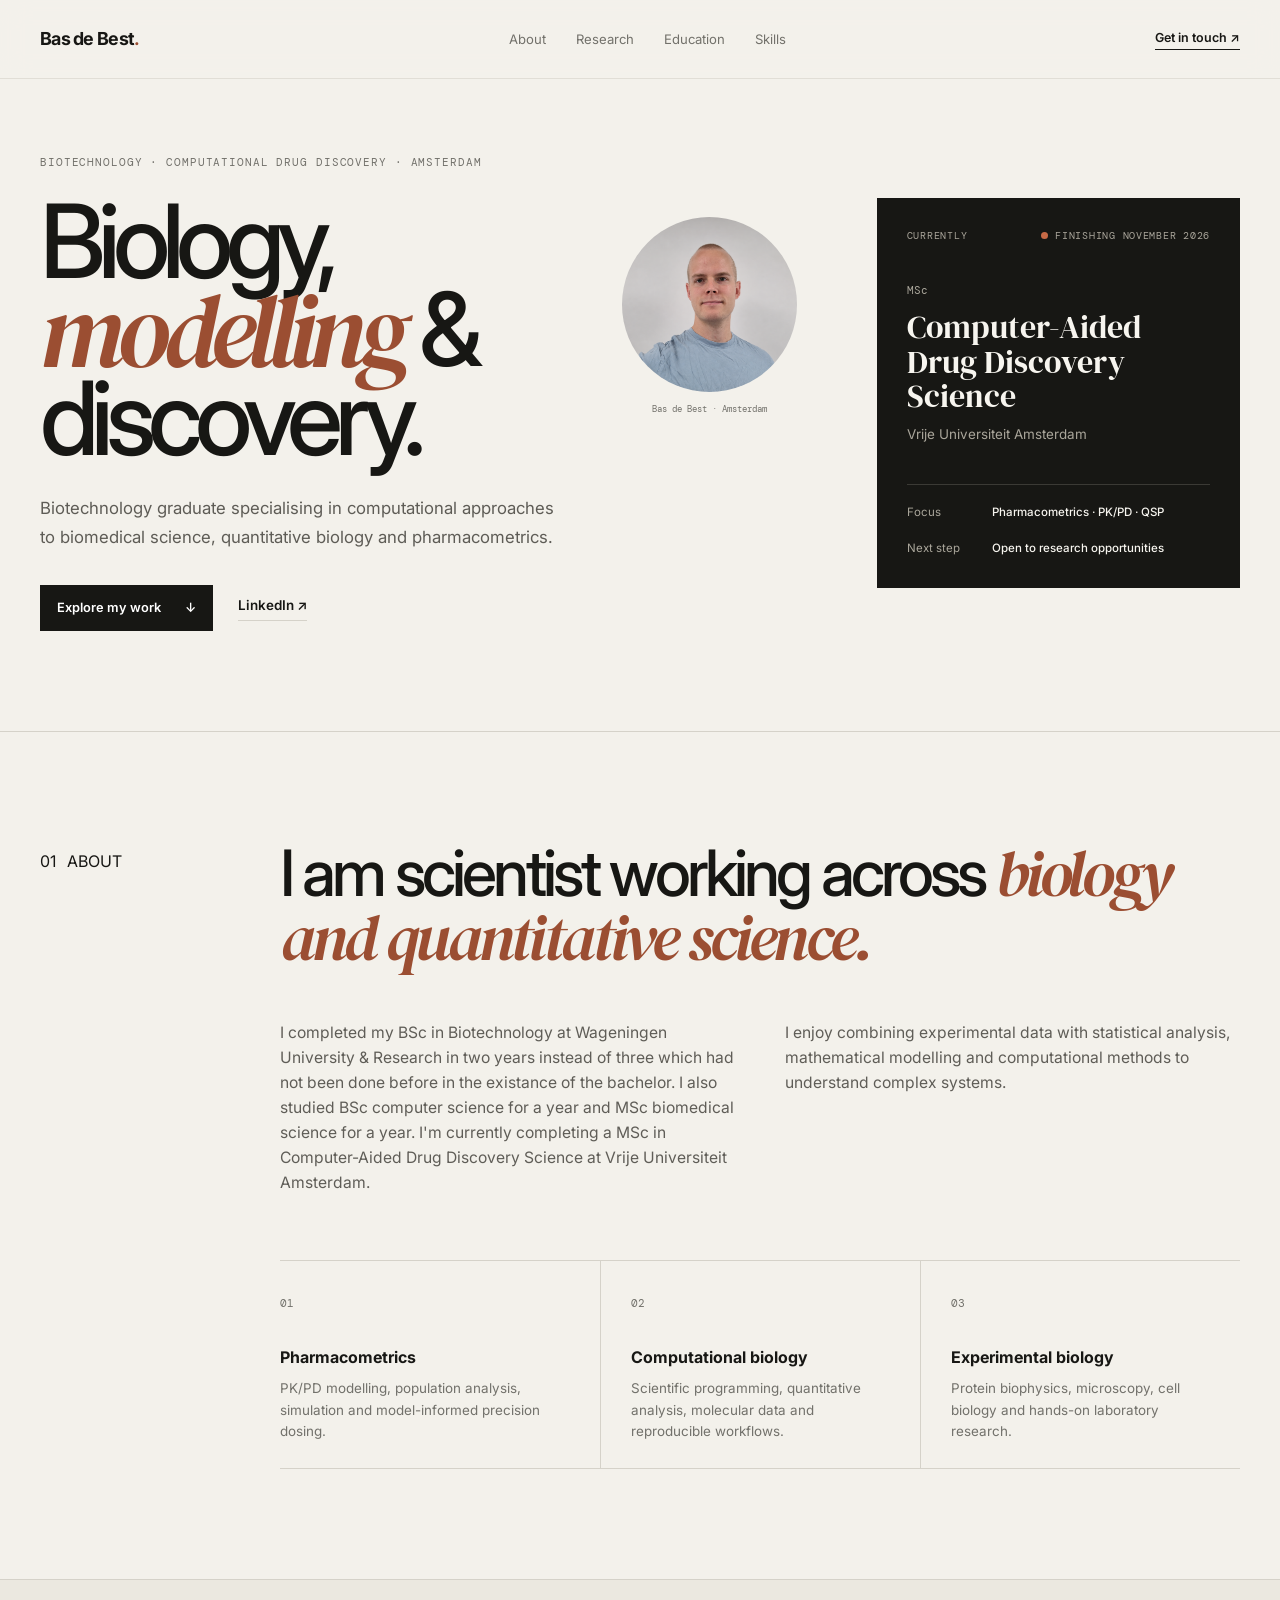
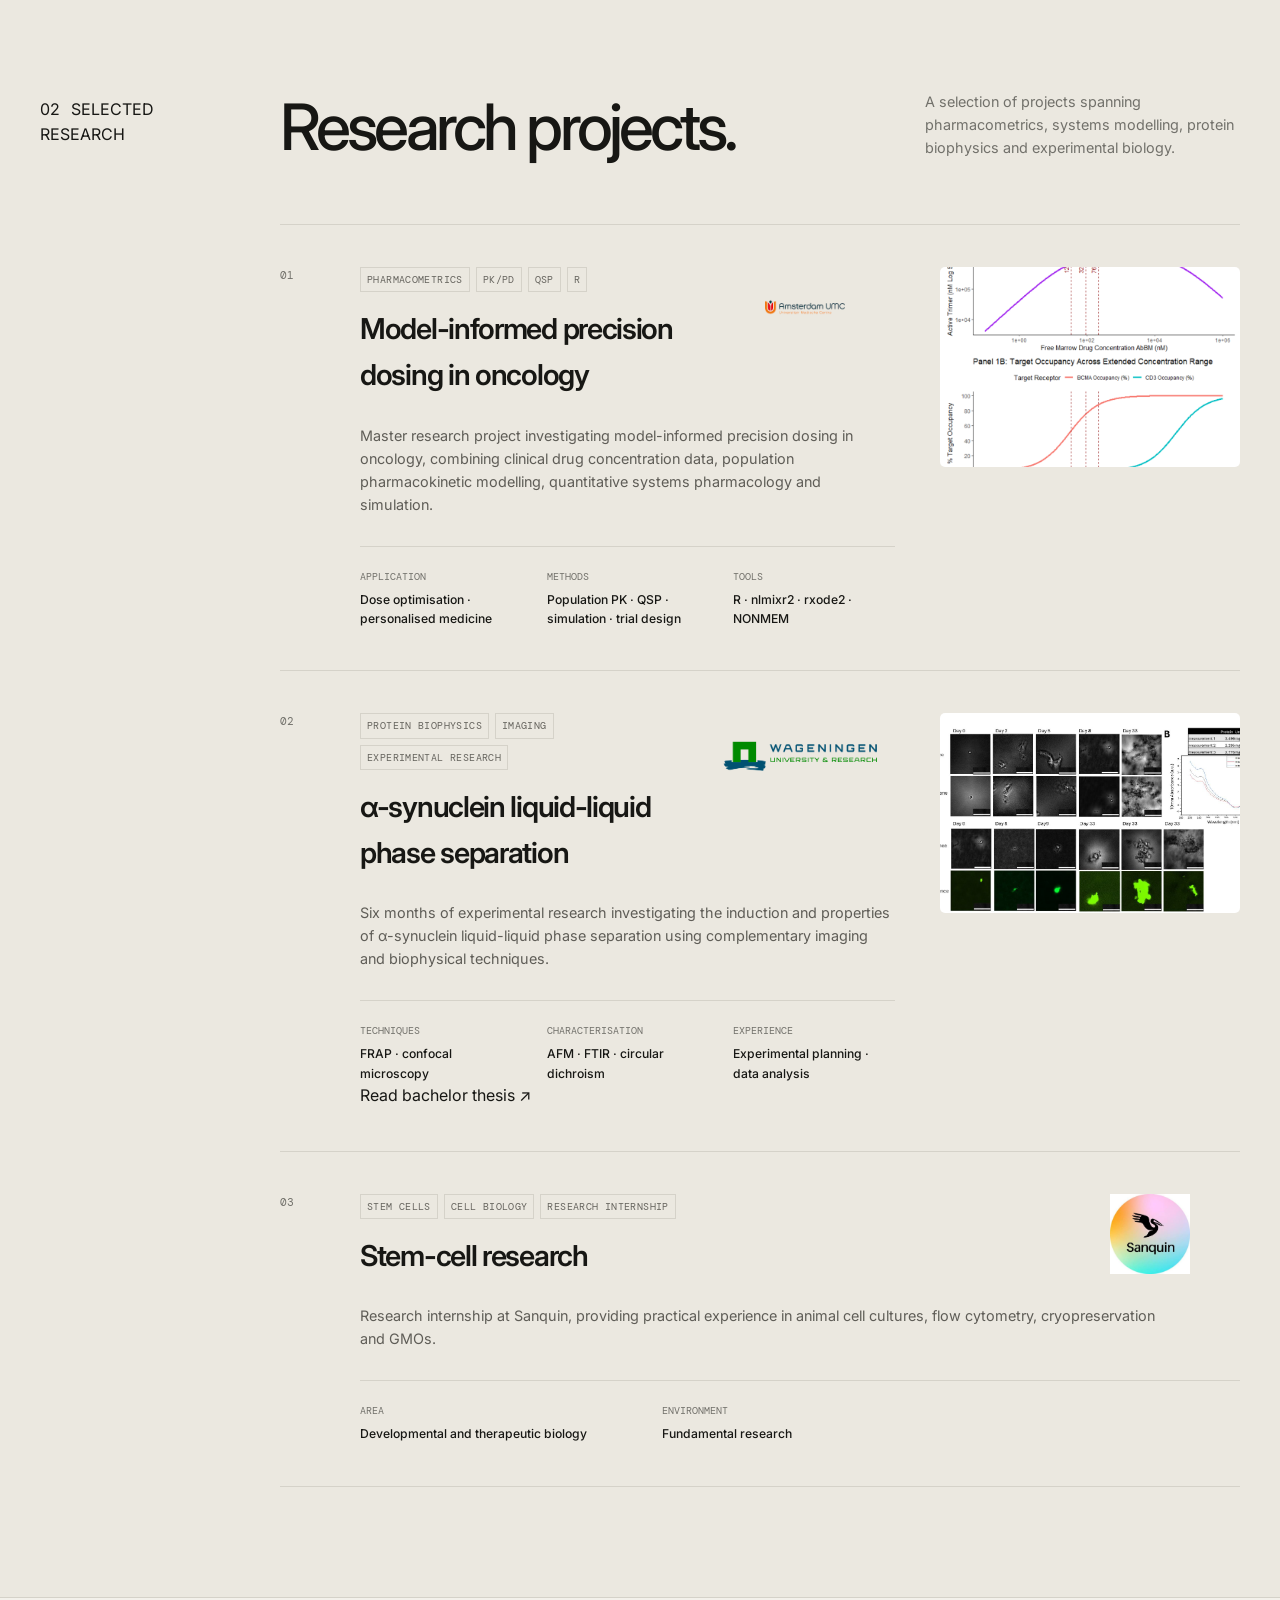
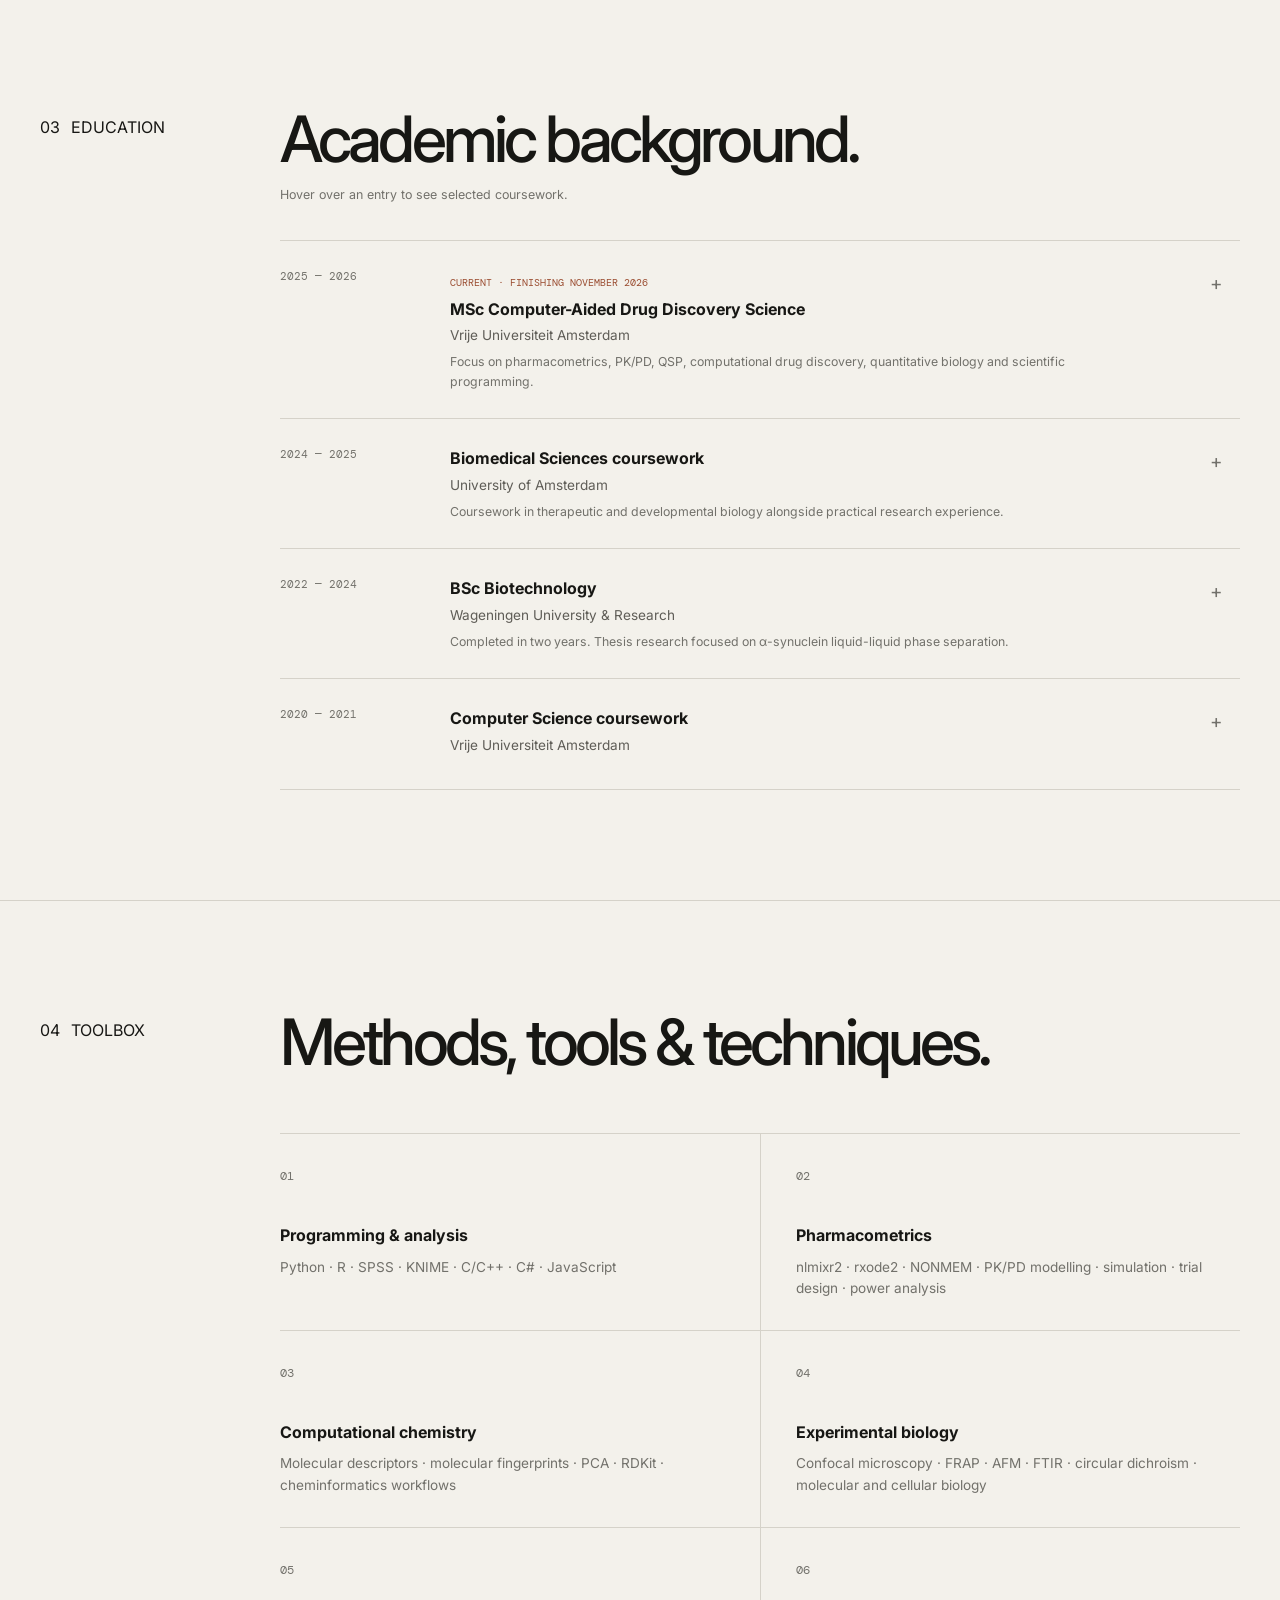
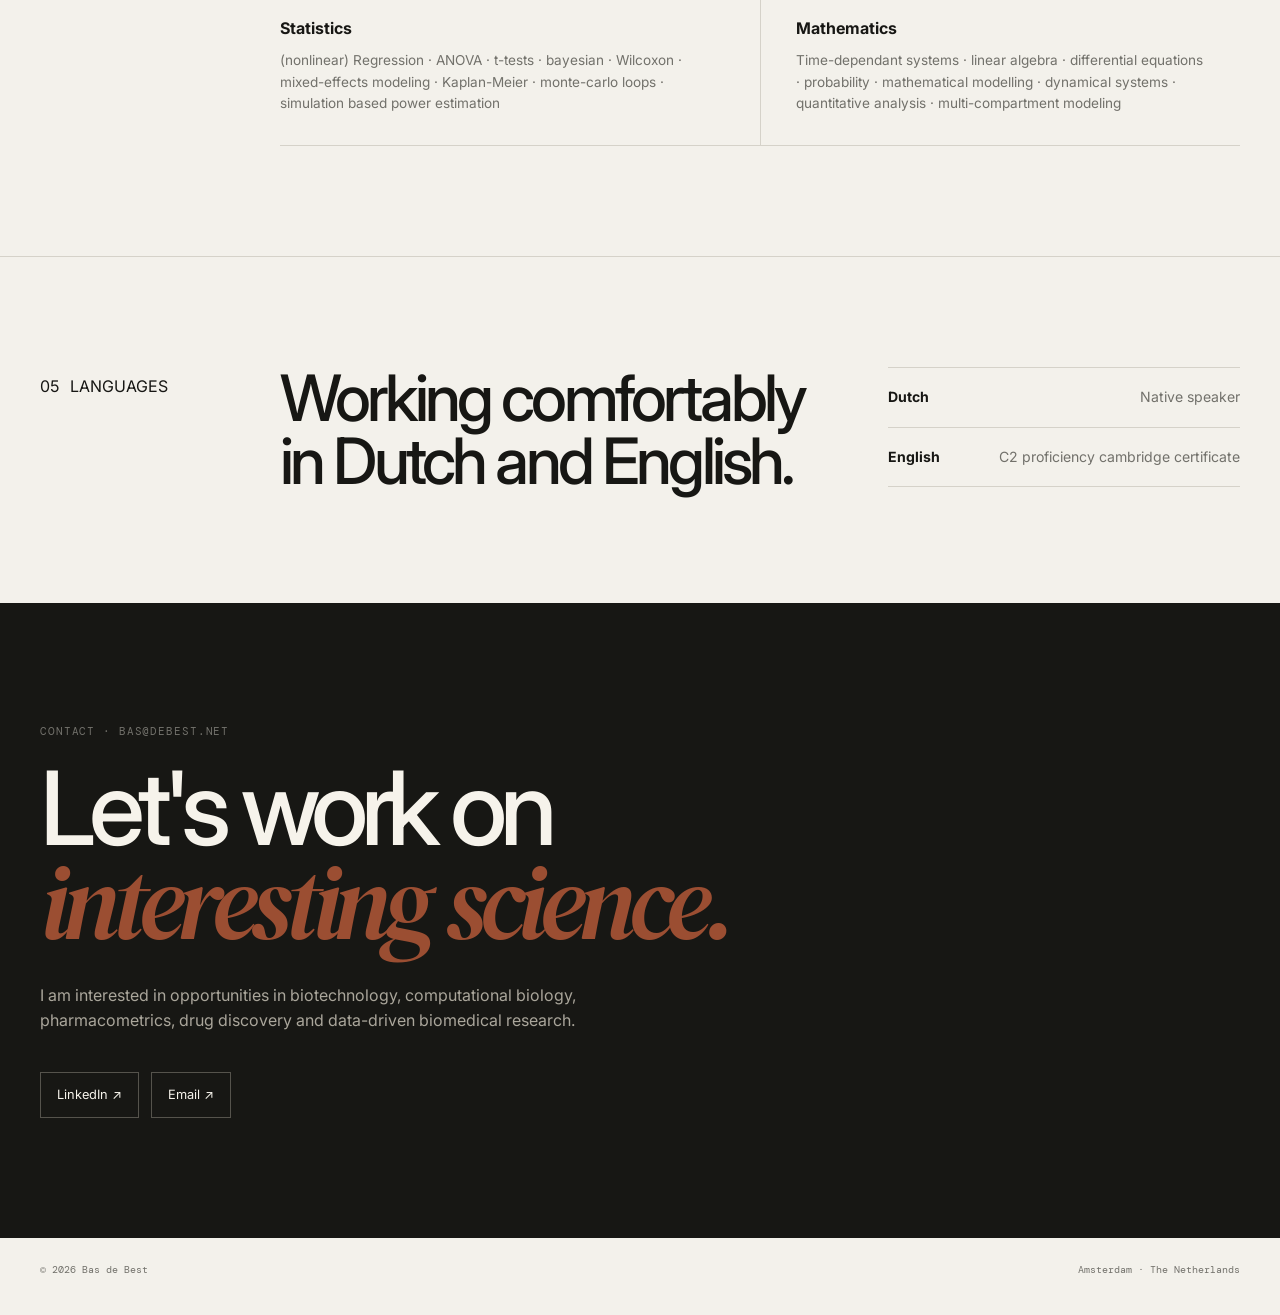
<file: index.html>
<!DOCTYPE html>
<html lang="en">

<head>
  <meta charset="UTF-8">
  <meta name="viewport" content="width=device-width, initial-scale=1.0">

  <title>Bas de Best | Biotechnology & Computational Drug Discovery</title>

  <meta
    name="description"
    content="Portfolio of Bas de Best, biotechnology graduate specialising in computational drug discovery, pharmacometrics, QSP and quantitative biology."
  >

  <link rel="preconnect" href="https://fonts.googleapis.com">
  <link rel="preconnect" href="https://fonts.gstatic.com" crossorigin>

  <link
    href="https://fonts.googleapis.com/css2?family=DM+Mono:wght@400;500&family=DM+Serif+Display:ital@0;1&family=Inter:wght@400;500;600;700&display=swap"
    rel="stylesheet"
  >

  <link rel="stylesheet" href="style.css">
</head>


<body>

<!-- =========================================================
     NAVIGATION
========================================================= -->

<header class="site-header">

  <div class="container nav">

    <a class="brand" href="#top">
      Bas de Best<span>.</span>
    </a>

    <nav class="nav-links">
      <a href="#about">About</a>
      <a href="#research">Research</a>
      <a href="#education">Education</a>
      <a href="#skills">Skills</a>
    </nav>

    <a class="nav-contact" href="#contact">
      Get in touch <span>↗</span>
    </a>

  </div>

</header>


<main id="top">


<!-- =========================================================
     HERO
========================================================= -->

<section class="hero">

  <div class="container hero-grid">

    <div class="hero-content">

      <p class="eyebrow">
        Biotechnology · Computational drug discovery · Amsterdam
      </p>

      <div class="hero-title-row">

        <div class="hero-text">

          <h1>
            Biology,<br>
            <em>modelling</em> &amp;<br>
            discovery.
          </h1>

          <p class="hero-intro">
            Biotechnology graduate specialising in computational approaches
            to biomedical science, quantitative biology and pharmacometrics.
          </p>

          <div class="hero-buttons">

            <a class="button button-dark" href="#research">
              Explore my work <span>↓</span>
            </a>

            <a
              class="button-link"
              href="https://www.linkedin.com/in/bas-de-best-071a56201/"
              target="_blank"
              rel="noopener"
            >
              LinkedIn ↗
            </a>

          </div>

        </div>


        <!-- PROFILE PHOTO -->

        <div class="portrait-wrap">

          <img
            src="images/profile.png"
            alt="Portrait of Bas de Best"
            class="portrait"
          >

          <span class="portrait-caption">
            Bas de Best · Amsterdam
          </span>

        </div>

      </div>

    </div>


    <!-- CURRENT POSITION CARD -->

    <aside class="profile-card">

      <div class="card-top">

        <span>Currently</span>

        <span class="status">
          <span class="status-dot"></span>
          Finishing November 2026
        </span>

      </div>


      <div class="card-main">

        <p class="card-label">MSc</p>

        <h2>
          Computer-Aided<br>
          Drug Discovery Science
        </h2>

        <p>
          Vrije Universiteit Amsterdam
        </p>

      </div>


      <div class="card-bottom">

        <div>
          <span>Focus</span>
          <strong>
            Pharmacometrics · PK/PD · QSP
          </strong>
        </div>

        <div>
          <span>Next step</span>
          <strong>
            Open to research opportunities
          </strong>
        </div>

      </div>

    </aside>

  </div>

</section>



<!-- =========================================================
     ABOUT
========================================================= -->

<section id="about" class="section">

  <div class="container section-grid">

    <div class="section-label">
      <span>01</span>
      ABOUT
    </div>


    <div class="section-body">

      <div class="about-heading">

        <h2>
          I am scientist working across
          <em>biology and quantitative science.</em>
        </h2>

      </div>


      <div class="about-columns">

        <div>

          <p>
            I completed my BSc in Biotechnology at Wageningen University & Research
            in two years instead of three which had not been done before in the existance 
            of the bachelor. I also studied BSc computer science for a year
            and MSc biomedical science for a year. I'm currently completing a MSc in
            Computer-Aided Drug Discovery Science at Vrije Universiteit Amsterdam.
          </p>

        </div>


        <div>

          <p>
            I enjoy combining experimental data with statistical analysis,
            mathematical modelling and computational methods to understand
            complex systems.
          </p>

        </div>

      </div>


      <div class="interest-grid">

        <div class="interest">

          <span>01</span>

          <h3>Pharmacometrics</h3>

          <p>
            PK/PD modelling, population analysis, simulation and
            model-informed precision dosing.
          </p>

        </div>


        <div class="interest">

          <span>02</span>

          <h3>Computational biology</h3>

          <p>
            Scientific programming, quantitative analysis, molecular
            data and reproducible workflows.
          </p>

        </div>


        <div class="interest">

          <span>03</span>

          <h3>Experimental biology</h3>

          <p>
            Protein biophysics, microscopy, cell biology and
            hands-on laboratory research.
          </p>

        </div>

      </div>

    </div>

  </div>

</section>



<!-- =========================================================
     RESEARCH
========================================================= -->

<section id="research" class="section research-section">

  <div class="container section-grid">

    <div class="section-label">
      <span>02</span>
      SELECTED RESEARCH
    </div>


    <div class="section-body">

      <div class="section-title-row">

        <div>
          <h2>Research projects.</h2>
        </div>

        <p>
          A selection of projects spanning pharmacometrics,
          systems modelling, protein biophysics and experimental biology.
        </p>

      </div>



      <!-- =====================================================
           PROJECT 1
      ====================================================== -->

      <article class="research-card featured">

        <div class="research-number">
          01
        </div>


        <div class="research-content">

          <div class="research-heading">

            <div>

              <div class="tags">
                <span>Pharmacometrics</span>
                <span>PK/PD</span>
                <span>QSP</span>
                <span>R</span>
              </div>

              <h3>
                Model-informed precision dosing in oncology
              </h3>

            </div>


            <div class="institution-logo">

              <img
                src="images/vumc-logo.png"
                alt="VUmc logo"
              >

            </div>

          </div>


          <p class="research-description">

            Master research project investigating model-informed precision
            dosing in oncology, combining clinical drug concentration data,
            population pharmacokinetic modelling, quantitative systems
            pharmacology and simulation.

          </p>


          <div class="research-details">

            <div>
              <span>Application</span>

              <strong>
                Dose optimisation · personalised medicine
              </strong>
            </div>


            <div>
              <span>Methods</span>

              <strong>
                Population PK · QSP · simulation · trial design
              </strong>
            </div>


            <div>
              <span>Tools</span>

              <strong>
                R · nlmixr2 · rxode2 · NONMEM
              </strong>
            </div>

          </div>


          <!-- PROJECT IMAGE -->

          <div class="research-image">

            <img
              src="images/model-dosing.png"
              alt="Model-informed precision dosing research visualisation"
            >

          </div>

        </div>

      </article>



      <!-- =====================================================
           PROJECT 2
      ====================================================== -->

      <article class="research-card">

        <div class="research-number">
          02
        </div>


        <div class="research-content">

          <div class="research-heading">

            <div>

              <div class="tags">
                <span>Protein biophysics</span>
                <span>Imaging</span>
                <span>Experimental research</span>
              </div>

              <h3>
                α-synuclein liquid-liquid phase separation
              </h3>

            </div>


            <div class="institution-logo">

              <img
                src="images/wur-logo.png"
                alt="Wageningen University & Research logo"
              >

            </div>

          </div>


          <p class="research-description">

            Six months of experimental research investigating the induction
            and properties of α-synuclein liquid-liquid phase separation
            using complementary imaging and biophysical techniques.

          </p>


          <div class="research-details">

            <div>
              <span>Techniques</span>

              <strong>
                FRAP · confocal microscopy
              </strong>
            </div>


            <div>
              <span>Characterisation</span>

              <strong>
                AFM · FTIR · circular dichroism
              </strong>
            </div>


            <div>
              <span>Experience</span>

              <strong>
                Experimental planning · data analysis
              </strong>
            </div>

          </div>


          <!-- THESIS LINK -->

          <div class="research-actions">

            <a
              class="research-document"
              href="files/bachelor-thesis.pdf"
              target="_blank"
            >
              Read bachelor thesis <span>↗</span>
            </a>

          </div>


          <!-- MICROSCOPY IMAGE -->

          <div class="research-image">

            <img
              src="images/alpha-synuclein-microscopy.png"
              alt="Microscopy image from alpha-synuclein research"
            >

          </div>

        </div>

      </article>



      <!-- =====================================================
           PROJECT 3
      ====================================================== -->

      <article class="research-card">

        <div class="research-number">
          03
        </div>


        <div class="research-content">

          <div class="research-heading">

            <div>

              <div class="tags">
                <span>Stem cells</span>
                <span>Cell biology</span>
                <span>Research internship</span>
              </div>

              <h3>
                Stem-cell research
              </h3>

            </div>


            <div class="institution-logo">

              <img
                src="images/sanquin-logo.jpg"
                alt="Sanquin logo"
              >

            </div>

          </div>


          <p class="research-description">

            Research internship at Sanquin, providing practical experience
            in animal cell cultures, flow cytometry, cryopreservation
            and GMOs.

          </p>


          <div class="research-details">

            <div>
              <span>Area</span>

              <strong>
                Developmental and therapeutic biology
              </strong>
            </div>


            <div>
              <span>Environment</span>

              <strong>
                Fundamental research
              </strong>
            </div>

          </div>

        </div>

      </article>

    </div>

  </div>

</section>



<!-- =========================================================
     EDUCATION
========================================================= -->

<section id="education" class="section">

  <div class="container section-grid">

    <div class="section-label">
      <span>03</span>
      EDUCATION
    </div>


    <div class="section-body">

      <h2>
        Academic background.
      </h2>

      <p class="education-hint">
        Hover over an entry to see selected coursework.
      </p>


      <div class="timeline">


        <!-- MSc -->

        <div class="timeline-item education-item">

          <div class="timeline-date">
            2025 — 2026
          </div>


          <div class="timeline-content">

            <span class="timeline-status">
              Current · finishing November 2026
            </span>

            <h3>
              MSc Computer-Aided Drug Discovery Science
            </h3>

            <p>
              Vrije Universiteit Amsterdam
            </p>

            <small>
              Focus on pharmacometrics, PK/PD, QSP, computational drug
              discovery, quantitative biology and scientific programming.
            </small>


            <div class="course-popup">

              <span>Selected coursework</span>

              <ul>
                <li>ADME</li>
                <li>Advanced Pharmacology</li>
                <li>Biomolecular Simulation in Drug Discovery</li>
                <li>Principles of Drug Discovery</li>
                <li>Computer-Aided Drug Design and Virtual Screening</li>
                <li>Drug Target Biochemistry and Signaling</li>
                <li>Principles of Drug Targets</li>
                <li>Data Management in Drug Discovery</li>
                <li>Physical Organic Chemistry</li>
                <li>Research Skills and Career Perspectives</li>
                <li>Biostatistics and Epidemiology</li>
              </ul>

            </div>

          </div>


          <span class="education-plus">
            +
          </span>

        </div>



        <!-- Biomedical Sciences -->

        <div class="timeline-item education-item">

          <div class="timeline-date">
            2024 — 2025
          </div>


          <div class="timeline-content">

            <h3>
              Biomedical Sciences coursework
            </h3>

            <p>
              University of Amsterdam
            </p>

            <small>
              Coursework in therapeutic and developmental biology
              alongside practical research experience.
            </small>


            <div class="course-popup">

              <span>Selected coursework</span>

              <ul>
                <li>Molecular Biology of the Cell</li>
                <li>Making and Shaping Blood Cells</li>
                <li>Shaping a Human</li>
                <li>From Interdisciplinary Science to Business</li>
                <li>Research internship</li>
              </ul>

            </div>

          </div>


          <span class="education-plus">
            +
          </span>

        </div>



        <!-- BSc -->

        <div class="timeline-item education-item">

          <div class="timeline-date">
            2022 — 2024
          </div>


          <div class="timeline-content">

            <h3>
              BSc Biotechnology
            </h3>

            <p>
              Wageningen University & Research
            </p>

            <small>
              Completed in two years. Thesis research focused on
              α-synuclein liquid-liquid phase separation.
            </small>


            <div class="course-popup">

              <span>Selected coursework</span>

              <ul>
                <li>Practical Biological Chemistry</li>
                <li>Cell Physiology and Genetics</li>
                <li>Enzymology</li>
                <li>Gene Technology</li>
                <li>Microbial Physiology</li>
                <li>Bioprocess Engineering</li>
                <li>Biophysical Imaging</li>
                <li>Biotechnology</li>
                <li>Separation Process Design</li>
                <li>Bioreactor Design</li>
                <li>Cell Factory Design</li>
                <li>Cell Biology</li>
                <li>Communication and Technology</li>
                <li>Programming in Python</li>
                <li>Mathematics</li>
                <li>Statistics</li>
                <li>Advanced Statistics</li>
                <li>Mathematics for Time-dependent Systems</li>
                <li>Statistics for Data Scientists</li>
                <li>Microbiology &amp; Biochemistry</li>
                <li>Organic Chemistry</li>
                <li>Bio-Organic Chemistry</li>
                <li>Analytical Methods in Organic Chemistry</li>
                <li>General Chemistry</li>
                <li>Thermodynamics</li>
                <li>Principles of Virology</li>
              </ul>

            </div>

          </div>


          <span class="education-plus">
            +
          </span>

        </div>



        <!-- Computer Science -->

        <div class="timeline-item education-item">

          <div class="timeline-date">
            2020 — 2021
          </div>


          <div class="timeline-content">

            <h3>
              Computer Science coursework
            </h3>

            <p>
              Vrije Universiteit Amsterdam
            </p>


            <div class="course-popup">

              <span>Selected coursework</span>

              <ul>
                <li>Computer Programming</li>
                <li>Computational Thinking for Coders</li>
                <li>Computer Networks</li>
                <li>Computer Organisation</li>
                <li>Pervasive Computing</li>
                <li>Web Technology</li>
                <li>Requirements Engineering</li>
                <li>Logic and Sets</li>
              </ul>

            </div>

          </div>


          <span class="education-plus">
            +
          </span>

        </div>

      </div>

    </div>

  </div>

</section>



<!-- =========================================================
     SKILLS
========================================================= -->

<section id="skills" class="section skills-section">

  <div class="container section-grid">

    <div class="section-label">
      <span>04</span>
      TOOLBOX
    </div>

    <div class="section-body">

      <h2>
        Methods, tools &amp; techniques.
      </h2>

      <div class="skills-grid">

        <div class="skill-card">

          <span class="skill-number">
            01
          </span>

          <h3>
            Programming &amp; analysis
          </h3>

          <p>
            Python · R · SPSS · KNIME · C/C++ · C# · JavaScript
          </p>

        </div>


        <div class="skill-card">

          <span class="skill-number">
            02
          </span>

          <h3>
            Pharmacometrics
          </h3>

          <p>
            nlmixr2 · rxode2 · NONMEM · PK/PD modelling · simulation ·
            trial design · power analysis
          </p>

        </div>


        <div class="skill-card">

          <span class="skill-number">
            03
          </span>

          <h3>
            Computational chemistry
          </h3>

          <p>
            Molecular descriptors · molecular fingerprints · PCA ·
            RDKit · cheminformatics workflows
          </p>

        </div>


        <div class="skill-card">

          <span class="skill-number">
            04
          </span>

          <h3>
            Experimental biology
          </h3>

          <p>
            Confocal microscopy · FRAP · AFM · FTIR · circular dichroism ·
            molecular and cellular biology
          </p>

        </div>


        <div class="skill-card">

          <span class="skill-number">
            05
          </span>

          <h3>
            Statistics
          </h3>

          <p>
            (nonlinear) Regression · ANOVA · t-tests · bayesian ·
            Wilcoxon · mixed-effects modeling · Kaplan-Meier ·
            monte-carlo loops · simulation based power estimation
          </p>

        </div>


        <div class="skill-card">

          <span class="skill-number">
            06
          </span>

          <h3>
            Mathematics
          </h3>

          <p>
            Time-dependant systems · linear algebra · differential equations ·
            probability · mathematical modelling · dynamical systems ·
            quantitative analysis · multi-compartment modeling
          </p>

        </div>

      </div>

    </div>

  </div>

</section>



<!-- =========================================================
     LANGUAGES
========================================================= -->

<section class="section language-section">

  <div class="container section-grid">

    <div class="section-label">
      <span>05</span>
      LANGUAGES
    </div>


    <div class="section-body">

      <div class="language-grid">

        <div>

          <h2>
            Working comfortably in Dutch and English.
          </h2>

        </div>


        <div class="language-list">

          <div class="language-row">
            <strong>Dutch</strong>
            <span>Native speaker</span>
          </div>

          <div class="language-row">
            <strong>English</strong>
            <span>C2 proficiency cambridge certificate</span>
          </div>

        </div>

      </div>

    </div>

  </div>

</section>



<!-- =========================================================
     CONTACT
========================================================= -->

<section id="contact" class="contact-section">

  <div class="container contact-inner">

    <p class="eyebrow">
      CONTACT · BAS@DEBEST.NET
    </p>


    <h2>
      Let's work on<br>
      <em>interesting science.</em>
    </h2>


    <p class="contact-description">
      I am interested in opportunities in biotechnology, computational
      biology, pharmacometrics, drug discovery and data-driven
      biomedical research.
    </p>


    <div class="contact-buttons">

      <a
        href="https://www.linkedin.com/in/bas-de-best-071a56201/"
        target="_blank"
        rel="noopener"
      >
        LinkedIn ↗
      </a>

      <a href="mailto:bas@debest.net">
        Email ↗
      </a>


    </div>

  </div>

</section>

</main>



<!-- =========================================================
     FOOTER
========================================================= -->

<footer>

  <div class="container footer-inner">

    <span>
      © 2026 Bas de Best
    </span>

    <span>
      Amsterdam · The Netherlands
    </span>

  </div>

</footer>


</body>
</html>
</file>
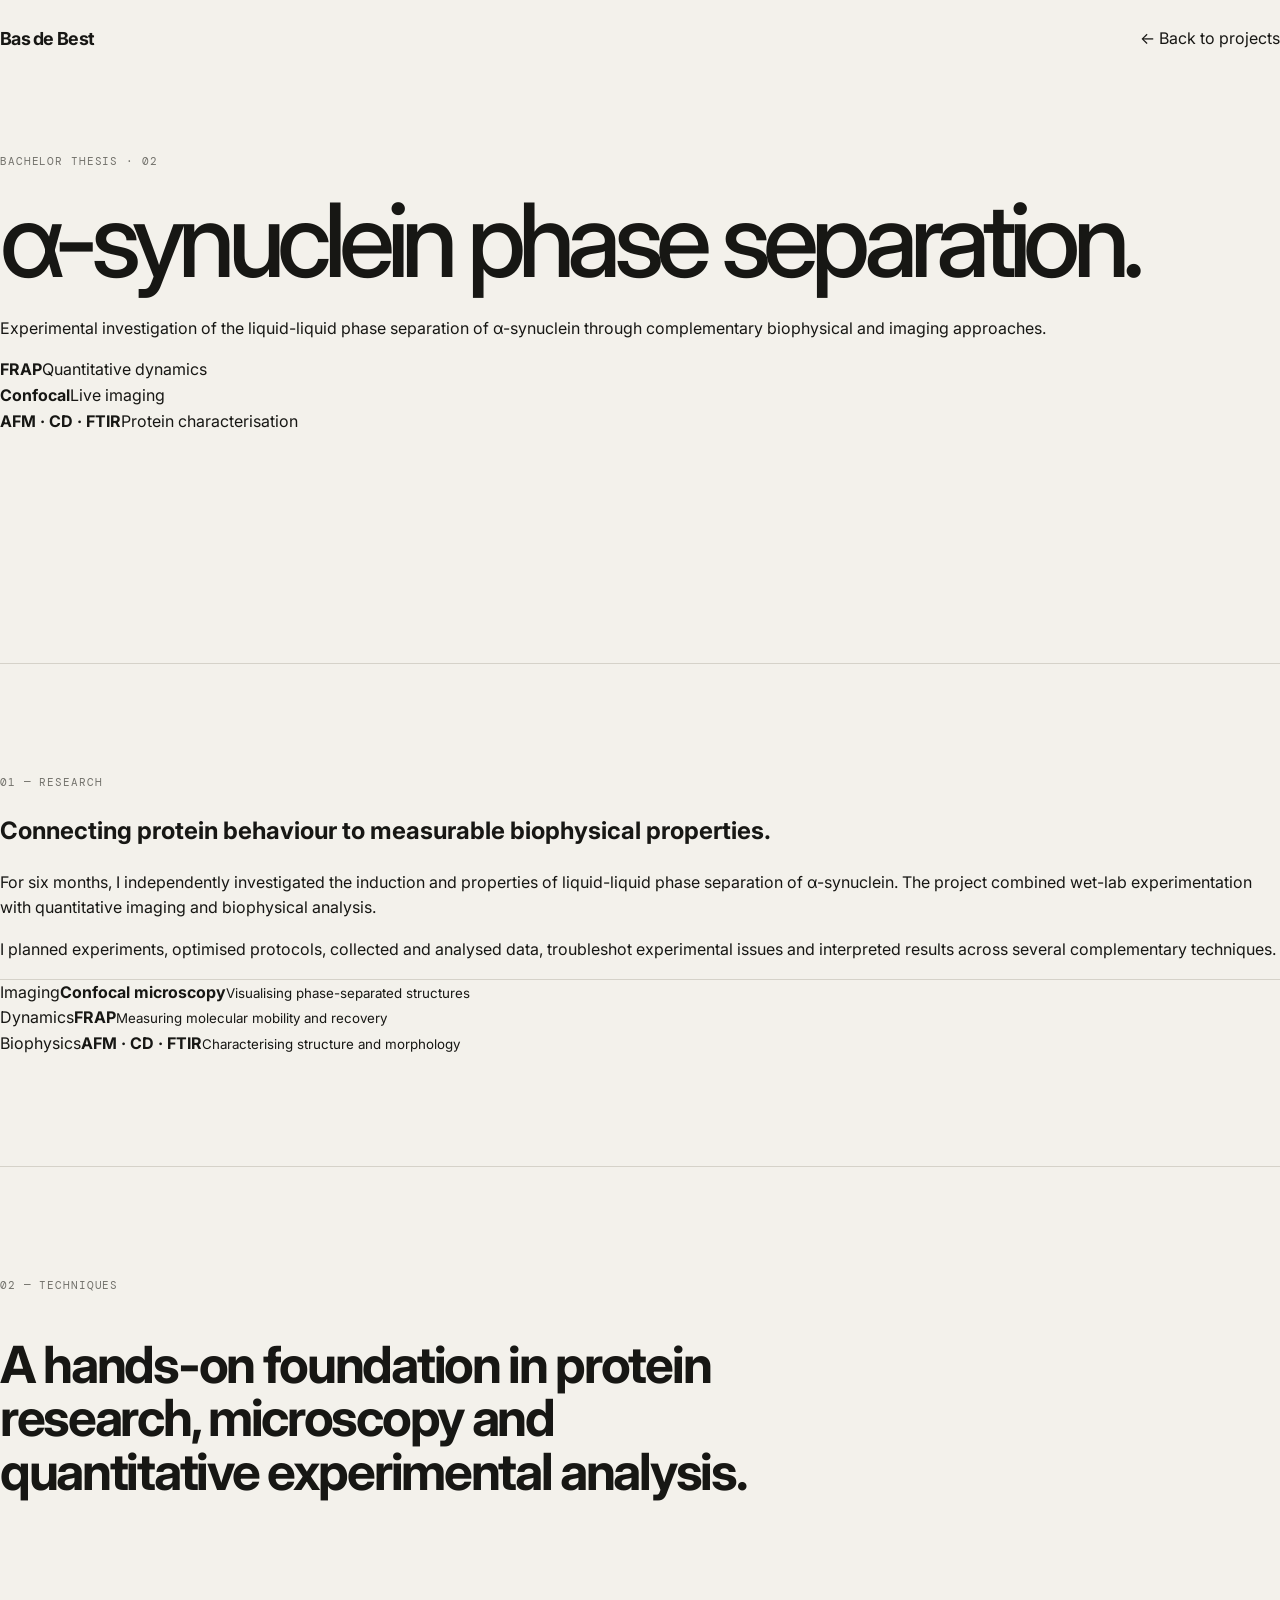
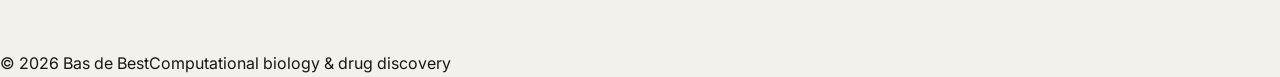
<file: projects/alpha-synuclein.html>
<!DOCTYPE html>
<html lang="en">
<head><meta charset="UTF-8"><meta name="viewport" content="width=device-width, initial-scale=1.0"><title>α-synuclein Phase Separation | Bas de Best</title><link rel="stylesheet" href="../style.css"></head>
<body>
<nav class="nav"><a class="brand" href="../index.html">Bas de Best</a><a href="../index.html#projects">← Back to projects</a></nav>
<main>
<section class="hero" style="min-height:65vh">
<div><p class="eyebrow">Bachelor thesis · 02</p><h1>α-synuclein <span>phase separation.</span></h1>
<p class="lead">Experimental investigation of the liquid-liquid phase separation of α-synuclein through complementary biophysical and imaging approaches.</p></div>
<div class="hero-card"><div class="hero-stat"><strong>FRAP</strong><span>Quantitative dynamics</span></div><div class="hero-stat"><strong>Confocal</strong><span>Live imaging</span></div><div class="hero-stat"><strong>AFM · CD · FTIR</strong><span>Protein characterisation</span></div></div>
</section>
<section class="section"><div class="section-heading"><p class="eyebrow">01 — Research</p><h2>Connecting protein behaviour to measurable biophysical properties.</h2></div>
<div class="about-grid"><div><p>For six months, I independently investigated the induction and properties of liquid-liquid phase separation of α-synuclein. The project combined wet-lab experimentation with quantitative imaging and biophysical analysis.</p><p>I planned experiments, optimised protocols, collected and analysed data, troubleshot experimental issues and interpreted results across several complementary techniques.</p></div><div class="timeline"><div><span>Imaging</span><strong>Confocal microscopy</strong><small>Visualising phase-separated structures</small></div><div><span>Dynamics</span><strong>FRAP</strong><small>Measuring molecular mobility and recovery</small></div><div><span>Biophysics</span><strong>AFM · CD · FTIR</strong><small>Characterising structure and morphology</small></div></div></div>
</section>
<section class="section"><p class="eyebrow">02 — Techniques</p><h2 style="font-size:clamp(2rem,4vw,3.6rem);max-width:800px;letter-spacing:-.045em;line-height:1.05">A hands-on foundation in protein research, microscopy and quantitative experimental analysis.</h2></section>
</main><footer><span>© 2026 Bas de Best</span><span>Computational biology & drug discovery</span></footer>
</body></html>
</file>
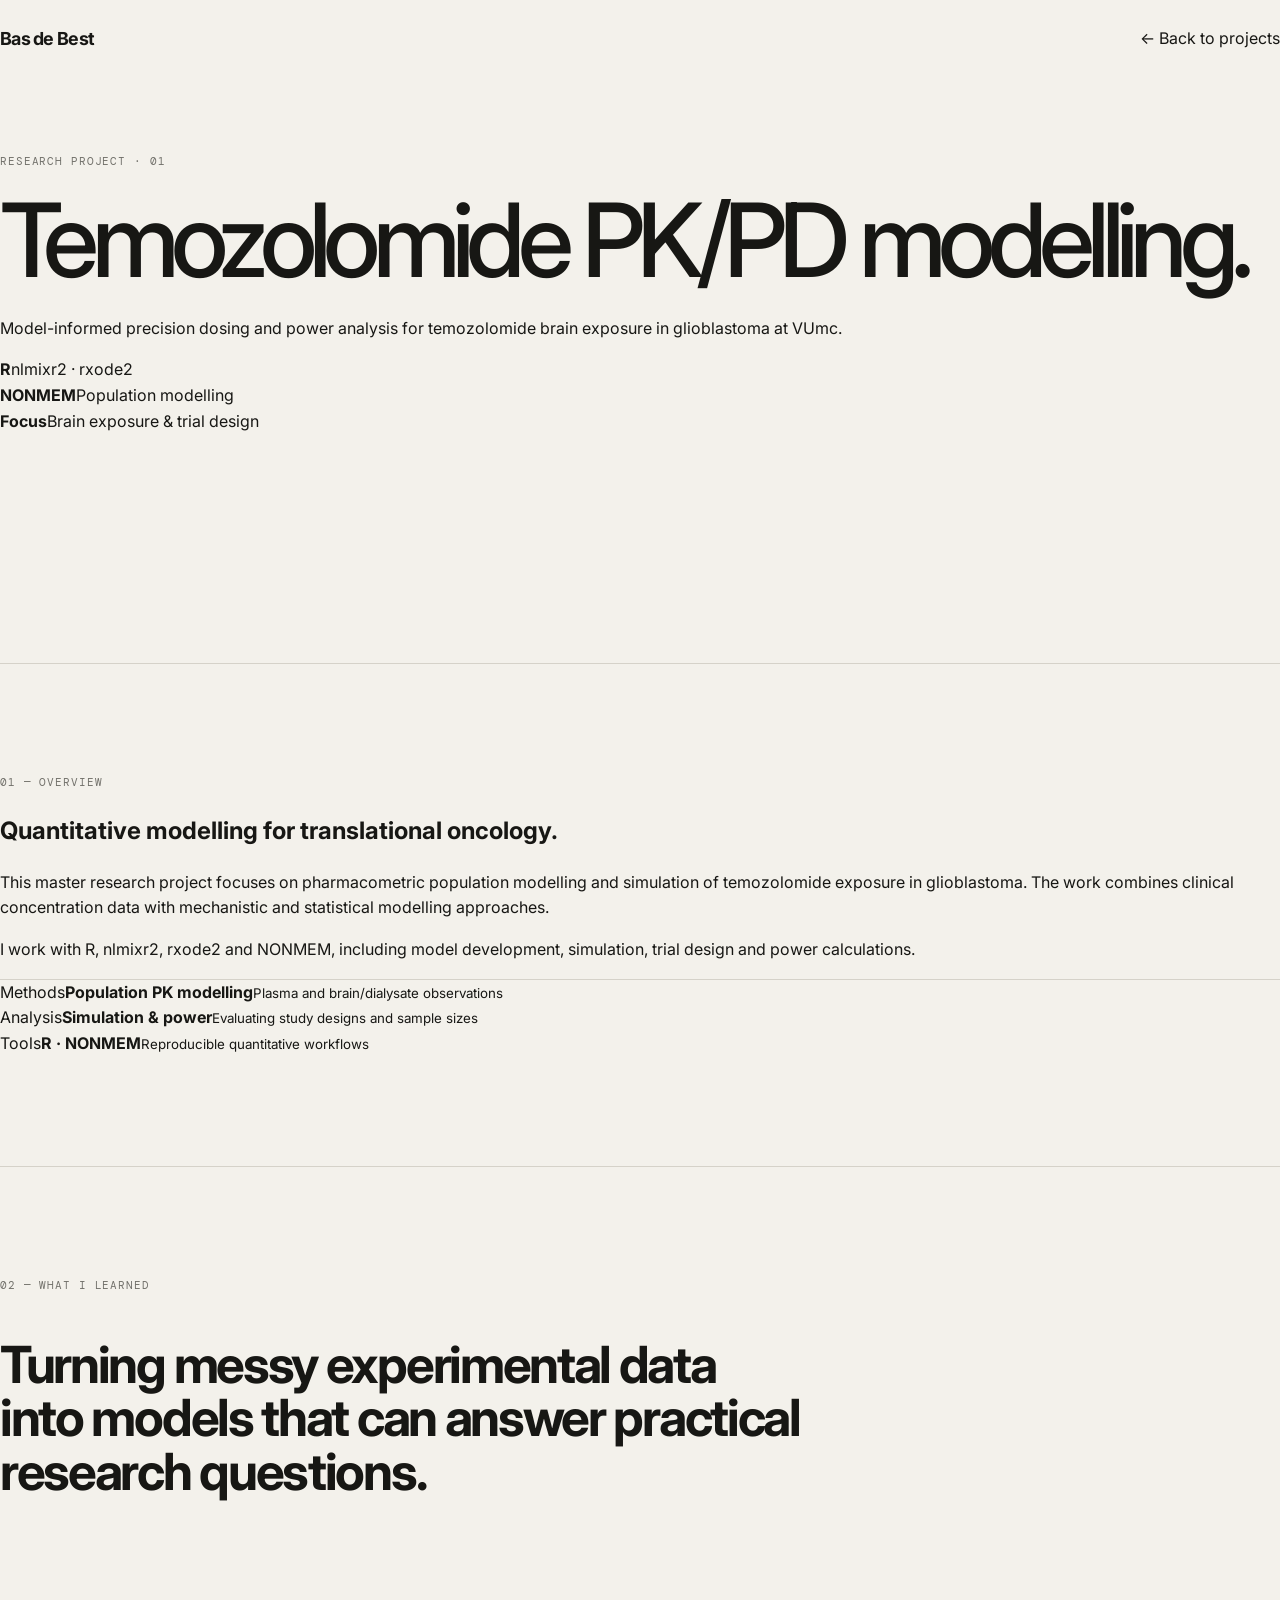
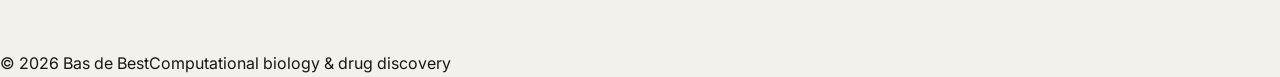
<file: projects/tmz.html>
<!DOCTYPE html>
<html lang="en">
<head><meta charset="UTF-8"><meta name="viewport" content="width=device-width, initial-scale=1.0"><title>Temozolomide PK/PD | Bas de Best</title><link rel="stylesheet" href="../style.css"></head>
<body>
<nav class="nav"><a class="brand" href="../index.html">Bas de Best</a><a href="../index.html#projects">← Back to projects</a></nav>
<main>
<section class="hero" style="min-height:65vh">
<div><p class="eyebrow">Research project · 01</p><h1>Temozolomide <span>PK/PD modelling.</span></h1>
<p class="lead">Model-informed precision dosing and power analysis for temozolomide brain exposure in glioblastoma at VUmc.</p></div>
<div class="hero-card"><div class="hero-stat"><strong>R</strong><span>nlmixr2 · rxode2</span></div><div class="hero-stat"><strong>NONMEM</strong><span>Population modelling</span></div><div class="hero-stat"><strong>Focus</strong><span>Brain exposure & trial design</span></div></div>
</section>
<section class="section"><div class="section-heading"><p class="eyebrow">01 — Overview</p><h2>Quantitative modelling for translational oncology.</h2></div>
<div class="about-grid"><div><p>This master research project focuses on pharmacometric population modelling and simulation of temozolomide exposure in glioblastoma. The work combines clinical concentration data with mechanistic and statistical modelling approaches.</p><p>I work with R, nlmixr2, rxode2 and NONMEM, including model development, simulation, trial design and power calculations.</p></div><div class="timeline"><div><span>Methods</span><strong>Population PK modelling</strong><small>Plasma and brain/dialysate observations</small></div><div><span>Analysis</span><strong>Simulation & power</strong><small>Evaluating study designs and sample sizes</small></div><div><span>Tools</span><strong>R · NONMEM</strong><small>Reproducible quantitative workflows</small></div></div></div>
</section>
<section class="section"><p class="eyebrow">02 — What I learned</p><h2 style="font-size:clamp(2rem,4vw,3.6rem);max-width:800px;letter-spacing:-.045em;line-height:1.05">Turning messy experimental data into models that can answer practical research questions.</h2></section>
</main><footer><span>© 2026 Bas de Best</span><span>Computational biology & drug discovery</span></footer>
</body></html>
</file>
<file: style.css>
@import url('https://fonts.googleapis.com/css2?family=DM+Mono:wght@400;500&family=DM+Serif+Display:ital@0;1&family=Inter:wght@400;500;600;700&display=swap');

:root {
  --paper: #f3f1eb;
  --ink: #171714;
  --muted: #72716b;
  --line: #d5d2c9;
  --accent: #9b4e32;
  --card: #e7e2d8;
  --max: 1200px;
}

* {
  box-sizing: border-box;
}

html {
  scroll-behavior: smooth;
}

body {
  margin: 0;
  background: var(--paper);
  color: var(--ink);
  font-family: Inter, Arial, sans-serif;
  line-height: 1.6;
}

a {
  color: inherit;
  text-decoration: none;
}

.container {
  width: min(calc(100% - 56px), var(--max));
  margin: auto;
}

/* =========================
   HEADER
   ========================= */

.site-header {
  position: sticky;
  top: 0;
  z-index: 10;
  background: rgba(243, 241, 235, 0.92);
  backdrop-filter: blur(14px);
  border-bottom: 1px solid rgba(213, 210, 201, 0.6);
}

.nav {
  height: 78px;
  display: flex;
  align-items: center;
  justify-content: space-between;
}

.brand {
  font-size: 1.12rem;
  font-weight: 700;
  letter-spacing: -0.04em;
}

.brand span {
  color: var(--accent);
}

.nav-links {
  display: flex;
  gap: 30px;
  font-size: 0.82rem;
  color: var(--muted);
}

.nav-links a:hover,
.button-link:hover {
  color: var(--accent);
}

.nav-contact {
  font-size: 0.78rem;
  font-weight: 600;
  border-bottom: 1px solid var(--ink);
  padding-bottom: 2px;
}

/* =========================
   HERO
   ========================= */

.hero {
  padding: 75px 0 100px;
}

.hero-grid {
  display: grid;
  grid-template-columns: minmax(0, 1.5fr) minmax(300px, 0.72fr);
  gap: 80px;
  align-items: center;
}

.eyebrow {
  font-family: "DM Mono", monospace;
  font-size: 0.69rem;
  letter-spacing: 0.08em;
  color: var(--muted);
  margin: 0;
  text-transform: uppercase;
}

.hero-title-row {
  display: flex;
  align-items: center;
  gap: 55px;
}

.hero-content {
  min-width: 0;
}

.hero h1 {
  font-size: clamp(4rem, 8vw, 7.8rem);
  line-height: 0.86;
  letter-spacing: -0.075em;
  margin: 25px 0 32px;
  font-weight: 500;
}

.hero h1 em,
.about-heading em,
.contact-inner h2 em {
  font-family: "DM Serif Display", serif;
  font-weight: 400;
  color: var(--accent);
}

.hero-intro {
  font-size: 1.05rem;
  line-height: 1.75;
  color: #5e5c56;
  max-width: 630px;
}

.hero-buttons {
  display: flex;
  align-items: center;
  gap: 25px;
  margin-top: 32px;
}

.button {
  display: inline-flex;
  gap: 24px;
  align-items: center;
  padding: 13px 17px;
  font-size: 0.8rem;
  font-weight: 600;
}

.button-dark {
  background: var(--ink);
  color: #fff;
}

.button-link {
  font-size: 0.84rem;
  font-weight: 600;
  border-bottom: 1px solid var(--line);
  padding-bottom: 3px;
}

/* =========================
   PORTRAIT
   ========================= */

.portrait-wrap {
  width: 175px;
  flex-shrink: 0;
  align-self: flex-start;
  margin-top: 45px;
}

.portrait {
  display: block;
  width: 175px;
  height: 175px;
  object-fit: cover;
  border-radius: 50%;
  filter: none;
}

.portrait-caption {
  display: block;
  margin-top: 10px;
  font-family: "DM Mono", monospace;
  font-size: 0.58rem;
  color: var(--muted);
  text-align: center;
}

/* =========================
   PROFILE CARD
   ========================= */

.profile-card {
  background: var(--ink);
  color: #f7f5ef;
  padding: 30px;
  min-height: 390px;
  display: flex;
  flex-direction: column;
  justify-content: space-between;
}

.card-top {
  display: flex;
  justify-content: space-between;
  gap: 15px;
  font-family: "DM Mono", monospace;
  font-size: 0.65rem;
  text-transform: uppercase;
  letter-spacing: 0.07em;
  color: #aaa69b;
}

.status {
  display: flex;
  align-items: center;
  gap: 7px;
}

.status-dot {
  width: 7px;
  height: 7px;
  background: #c76a46;
  border-radius: 50%;
}

.card-label {
  font-family: "DM Mono", monospace;
  font-size: 0.7rem;
  color: #aaa69b;
  margin: 0 0 10px;
}

.card-main h2 {
  font-family: "DM Serif Display", serif;
  font-size: 2rem;
  line-height: 1.08;
  font-weight: 400;
  margin: 0 0 10px;
}

.card-main p:last-child {
  color: #aaa69b;
  font-size: 0.84rem;
  margin: 0;
}

.card-bottom {
  border-top: 1px solid #3b3a35;
  padding-top: 18px;
  display: grid;
  gap: 18px;
}

.card-bottom div {
  display: grid;
  grid-template-columns: 70px 1fr;
  gap: 15px;
  font-size: 0.72rem;
}

.card-bottom span {
  color: #aaa69b;
}

.card-bottom strong {
  font-weight: 500;
}

/* =========================
   GENERAL SECTIONS
   ========================= */

.section {
  border-top: 1px solid var(--line);
  padding: 110px 0;
}

.section-grid {
  display: grid;
  grid-template-columns: 180px minmax(0, 1fr);
  gap: 60px;
}

.section-label {
  padding-top: 7px;
}

.section-label span {
  margin-right: 7px;
}

.section-body {
  min-width: 0;
}

.section-body h2 {
  font-size: clamp(2.7rem, 5vw, 4.7rem);
  line-height: 0.98;
  letter-spacing: -0.06em;
  font-weight: 500;
  margin: 0;
}

/* =========================
   ABOUT
   ========================= */

.about-heading {
  max-width: 900px;
}

.about-columns {
  display: grid;
  grid-template-columns: 1fr 1fr;
  gap: 50px;
  margin-top: 50px;
}

.about-columns p {
  margin: 0;
  color: #5f5d57;
  font-size: 0.98rem;
}

.interest-grid {
  display: grid;
  grid-template-columns: repeat(3, 1fr);
  margin-top: 65px;
  border-top: 1px solid var(--line);
}

.interest {
  padding: 28px 30px 25px 0;
  border-bottom: 1px solid var(--line);
}

.interest + .interest {
  padding-left: 30px;
  border-left: 1px solid var(--line);
}

.interest > span {
  font-family: "DM Mono", monospace;
  font-size: 0.7rem;
  color: var(--muted);
}

.interest h3 {
  font-size: 1rem;
  margin: 30px 0 8px;
}

.interest p {
  margin: 0;
  color: var(--muted);
  font-size: 0.84rem;
}

/* =========================
   RESEARCH
   ========================= */

.research-section {
  background: #ebe8e0;
}

.section-title-row {
  display: grid;
  grid-template-columns: 1.3fr 0.7fr;
  gap: 60px;
  align-items: end;
}

.section-title-row p {
  color: var(--muted);
  font-size: 0.9rem;
  margin: 0;
}

.research-card {
  display: grid;
  grid-template-columns: 55px minmax(0, 1fr);
  gap: 25px;
  padding: 42px 0;
  border-bottom: 1px solid var(--line);
}

.research-card.featured {
  border-top: 1px solid var(--line);
  margin-top: 65px;
}

.research-number {
  font-family: "DM Mono", monospace;
  font-size: 0.7rem;
  color: var(--muted);
}

.research-content {
  min-width: 0;
}

/*
   IMPORTANT:
   Research images now sit to the RIGHT of the
   project text on desktop.
*/

.research-heading {
  display: flex;
  justify-content: space-between;
  align-items: flex-start;
  gap: 35px;
}

.research-heading > div:first-child {
  min-width: 0;
}

.research-heading h3 {
  font-size: 1.8rem;
  letter-spacing: -0.045em;
  margin: 0;
  font-weight: 600;
  max-width: 700px;
}

.tags {
  display: flex;
  gap: 6px;
  flex-wrap: wrap;
  margin-bottom: 14px;
}

.tags span {
  font-family: "DM Mono", monospace;
  font-size: 0.6rem;
  text-transform: uppercase;
  letter-spacing: 0.04em;
  border: 1px solid var(--line);
  padding: 4px 6px;
  color: #66645e;
}

/* Image beside project */

.institution-logo {
  flex-shrink: 0;
  width: 180px;
  display: flex;
  align-items: flex-start;
  justify-content: flex-end;
}

.institution-logo img {
  display: block;
  width: 100%;
  max-width: 180px;
  height: 80px;
  object-fit: contain;
}

/*
   If you have microscopy/model images using
   .research-image, these will sit on the right.
*/

.research-image {
  width: 300px;
  flex-shrink: 0;
  margin-left: 20px;
}

.research-image img {
  display: block;
  width: 100%;
  height: 200px;
  object-fit: cover;
  border-radius: 5px;
}

.research-description {
  margin: 25px 0 0;
  color: #5f5d57;
  font-size: 0.9rem;
  max-width: 800px;
}

.research-details {
  display: grid;
  grid-template-columns: repeat(3, 1fr);
  gap: 25px;
  margin-top: 30px;
  border-top: 1px solid var(--line);
  padding-top: 22px;
}

.research-details div {
  display: flex;
  flex-direction: column;
  gap: 5px;
}

.research-details span {
  font-family: "DM Mono", monospace;
  font-size: 0.62rem;
  text-transform: uppercase;
  color: var(--muted);
}

.research-details strong {
  font-size: 0.76rem;
  font-weight: 500;
}

/* =========================
   EDUCATION
   ========================= */

.education-hint {
  color: var(--muted);
  font-size: 0.78rem;
  margin: 15px 0 35px;
}

.timeline {
  border-top: 1px solid var(--line);
}

.timeline-item {
  position: relative;
  display: grid;
  grid-template-columns: 140px minmax(0, 1fr) 30px;
  gap: 30px;
  padding: 27px 0;
  border-bottom: 1px solid var(--line);
}

.timeline-date {
  font-family: "DM Mono", monospace;
  font-size: 0.68rem;
  color: var(--muted);
}

.timeline-content {
  position: relative;
  min-width: 0;
}

.timeline-status {
  display: inline-block;
  font-family: "DM Mono", monospace;
  font-size: 0.6rem;
  text-transform: uppercase;
  color: var(--accent);
  margin-bottom: 6px;
}

.timeline-content h3 {
  margin: 0;
  font-size: 1rem;
}

.timeline-content p {
  margin: 3px 0 5px;
  color: #5f5d57;
  font-size: 0.85rem;
}

.timeline-content small {
  display: block;
  color: var(--muted);
  font-size: 0.77rem;
  max-width: 650px;
}

.education-plus {
  font-size: 1.2rem;
  color: var(--muted);
}

/* =========================
   COURSE POPUP
   ========================= */

.course-popup {
  position: absolute;
  left: 0;
  top: calc(100% + 15px);
  width: min(500px, 90vw);
  padding: 22px;
  background: var(--ink);
  color: #f7f5ef;
  box-shadow: 0 20px 50px rgba(0, 0, 0, 0.15);
  opacity: 0;
  visibility: hidden;
  transform: translateY(8px);
  transition: opacity 0.2s ease, transform 0.2s ease;
  z-index: 5;
}

.education-item:hover .course-popup {
  opacity: 1;
  visibility: visible;
  transform: translateY(0);
}

.course-popup > span {
  font-family: "DM Mono", monospace;
  font-size: 0.62rem;
  text-transform: uppercase;
  color: #aaa69b;
}

.course-popup ul {
  columns: 2;
  margin: 14px 0 0;
  padding-left: 18px;
}

.course-popup li {
  font-size: 0.72rem;
  margin-bottom: 5px;
}

/* =========================
   SKILLS
   ========================= */

.skills-grid {
  display: grid;
  grid-template-columns: 1fr 1fr;
  margin-top: 60px;
  border-top: 1px solid var(--line);
}

.skill-card {
  padding: 28px 35px 30px 0;
  border-bottom: 1px solid var(--line);
  min-height: 170px;
}

.skill-card:nth-child(even) {
  padding-left: 35px;
  border-left: 1px solid var(--line);
}

.skill-number {
  font-family: "DM Mono", monospace;
  font-size: 0.72rem;
  color: var(--muted);
}

.skill-card h3 {
  font-size: 1rem;
  margin: 35px 0 8px;
}

.skill-card p {
  margin: 0;
  color: var(--muted);
  font-size: 0.85rem;
}

/* =========================
   LANGUAGES
   ========================= */

.language-grid {
  display: grid;
  grid-template-columns: 1.2fr 0.8fr;
  gap: 80px;
}

.language-list {
  border-top: 1px solid var(--line);
}

.language-row {
  display: flex;
  justify-content: space-between;
  gap: 20px;
  padding: 18px 0;
  border-bottom: 1px solid var(--line);
  font-size: 0.88rem;
}

.language-row span {
  color: var(--muted);
}

/* =========================
   CONTACT
   ========================= */

.contact-section {
  background: var(--ink);
  color: #f6f3eb;
  padding: 120px 0;
}

.contact-inner h2 {
  font-size: clamp(3.7rem, 8vw, 7.5rem);
  letter-spacing: -0.07em;
  line-height: 0.9;
  font-weight: 500;
  margin: 22px 0 35px;
}

.contact-description {
  max-width: 580px;
  color: #aaa69b;
}

.contact-buttons {
  display: flex;
  gap: 12px;
  margin-top: 38px;
}

.contact-buttons a {
  border: 1px solid #55534c;
  padding: 12px 16px;
  font-size: 0.8rem;
}

.contact-buttons a:hover {
  background: #f6f3eb;
  color: var(--ink);
}

/* =========================
   FOOTER
   ========================= */

footer {
  background: var(--paper);
}

.footer-inner {
  display: flex;
  justify-content: space-between;
  padding: 24px 0 36px;
  font-family: "DM Mono", monospace;
  font-size: 0.65rem;
  color: var(--muted);
}

/* =========================
   DESKTOP RESEARCH IMAGE LAYOUT
   ========================= */

@media (min-width: 851px) {

  /*
     Put the research image beside the main project
     content rather than underneath it.
  */

  .research-content:has(.research-image) {
    display: grid;
    grid-template-columns: minmax(0, 1fr) 300px;
    column-gap: 45px;
    align-items: start;
  }

  .research-content:has(.research-image) .research-heading,
  .research-content:has(.research-image) .research-description,
  .research-content:has(.research-image) .research-details {
    grid-column: 1;
  }

  .research-content:has(.research-image) .research-image {
    grid-column: 2;
    grid-row: 1 / span 3;
    width: 300px;
    margin: 0;
  }
}

/* =========================
   TABLET / MOBILE
   ========================= */

@media (max-width: 850px) {

  .container {
    width: min(calc(100% - 36px), var(--max));
  }

  .nav-links {
    display: none;
  }

  .nav-contact {
    display: none;
  }

  .hero-grid,
  .section-grid {
    grid-template-columns: 1fr;
  }

  .hero-grid {
    gap: 45px;
  }

  .hero-title-row {
    align-items: flex-start;
  }

  .portrait-wrap {
    width: 130px;
  }

  .portrait {
    width: 130px;
    height: 130px;
  }

  .profile-card {
    min-height: 320px;
  }

  .section {
    padding: 85px 0;
  }

  .about-columns,
  .section-title-row,
  .language-grid {
    grid-template-columns: 1fr;
    gap: 30px;
  }

  .interest-grid {
    grid-template-columns: 1fr;
  }

  .interest,
  .interest + .interest {
    padding: 25px 0;
    border-left: 0;
  }

  .research-heading {
    flex-direction: column;
  }

  .institution-logo {
    justify-content: flex-start;
    width: 200px;
  }

  .institution-logo img {
    max-width: 200px;
  }

  .research-content:has(.research-image) {
    display: flex;
    flex-direction: column;
  }

  .research-content:has(.research-image) .research-image {
    order: 5;
    width: 100%;
    max-width: 500px;
    margin: 25px 0 0;
  }

  .research-content:has(.research-image) .research-image img {
    height: auto;
    aspect-ratio: 16 / 10;
  }

  .research-details {
    grid-template-columns: 1fr;
    gap: 18px;
  }

  .timeline-item {
    grid-template-columns: 100px minmax(0, 1fr) 20px;
    gap: 20px;
  }

  .skills-grid {
    grid-template-columns: 1fr;
  }

  .skill-card:nth-child(even) {
    padding-left: 0;
    border-left: 0;
  }

  .course-popup {
    position: fixed;
    left: 5%;
    top: 15%;
    width: 90%;
    max-height: 70vh;
    overflow-y: auto;
  }
}

@media (max-width: 520px) {

  .hero {
    padding-top: 55px;
  }

  .hero-title-row {
    flex-direction: column;
    gap: 30px;
  }

  .portrait-wrap {
    order: -1;
    align-self: flex-end;
    margin-top: 0;
  }

  .hero h1 {
    font-size: 4.2rem;
  }

  .hero-buttons {
    align-items: flex-start;
    flex-direction: column;
    gap: 18px;
  }

  .timeline-item {
    grid-template-columns: 1fr;
    gap: 8px;
  }

  .education-plus {
    display: none;
  }

  .research-card {
    grid-template-columns: 1fr;
    gap: 12px;
  }

  .research-heading h3 {
    font-size: 1.35rem;
  }

  .research-image {
    width: 100%;
  }

  .section-body h2 {
    font-size: 2.7rem;
  }

  .course-popup ul {
    columns: 1;
  }

  .contact-section {
    padding: 90px 0;
  }

  .footer-inner {
    font-size: 0.55rem;
  }
}
</file>
